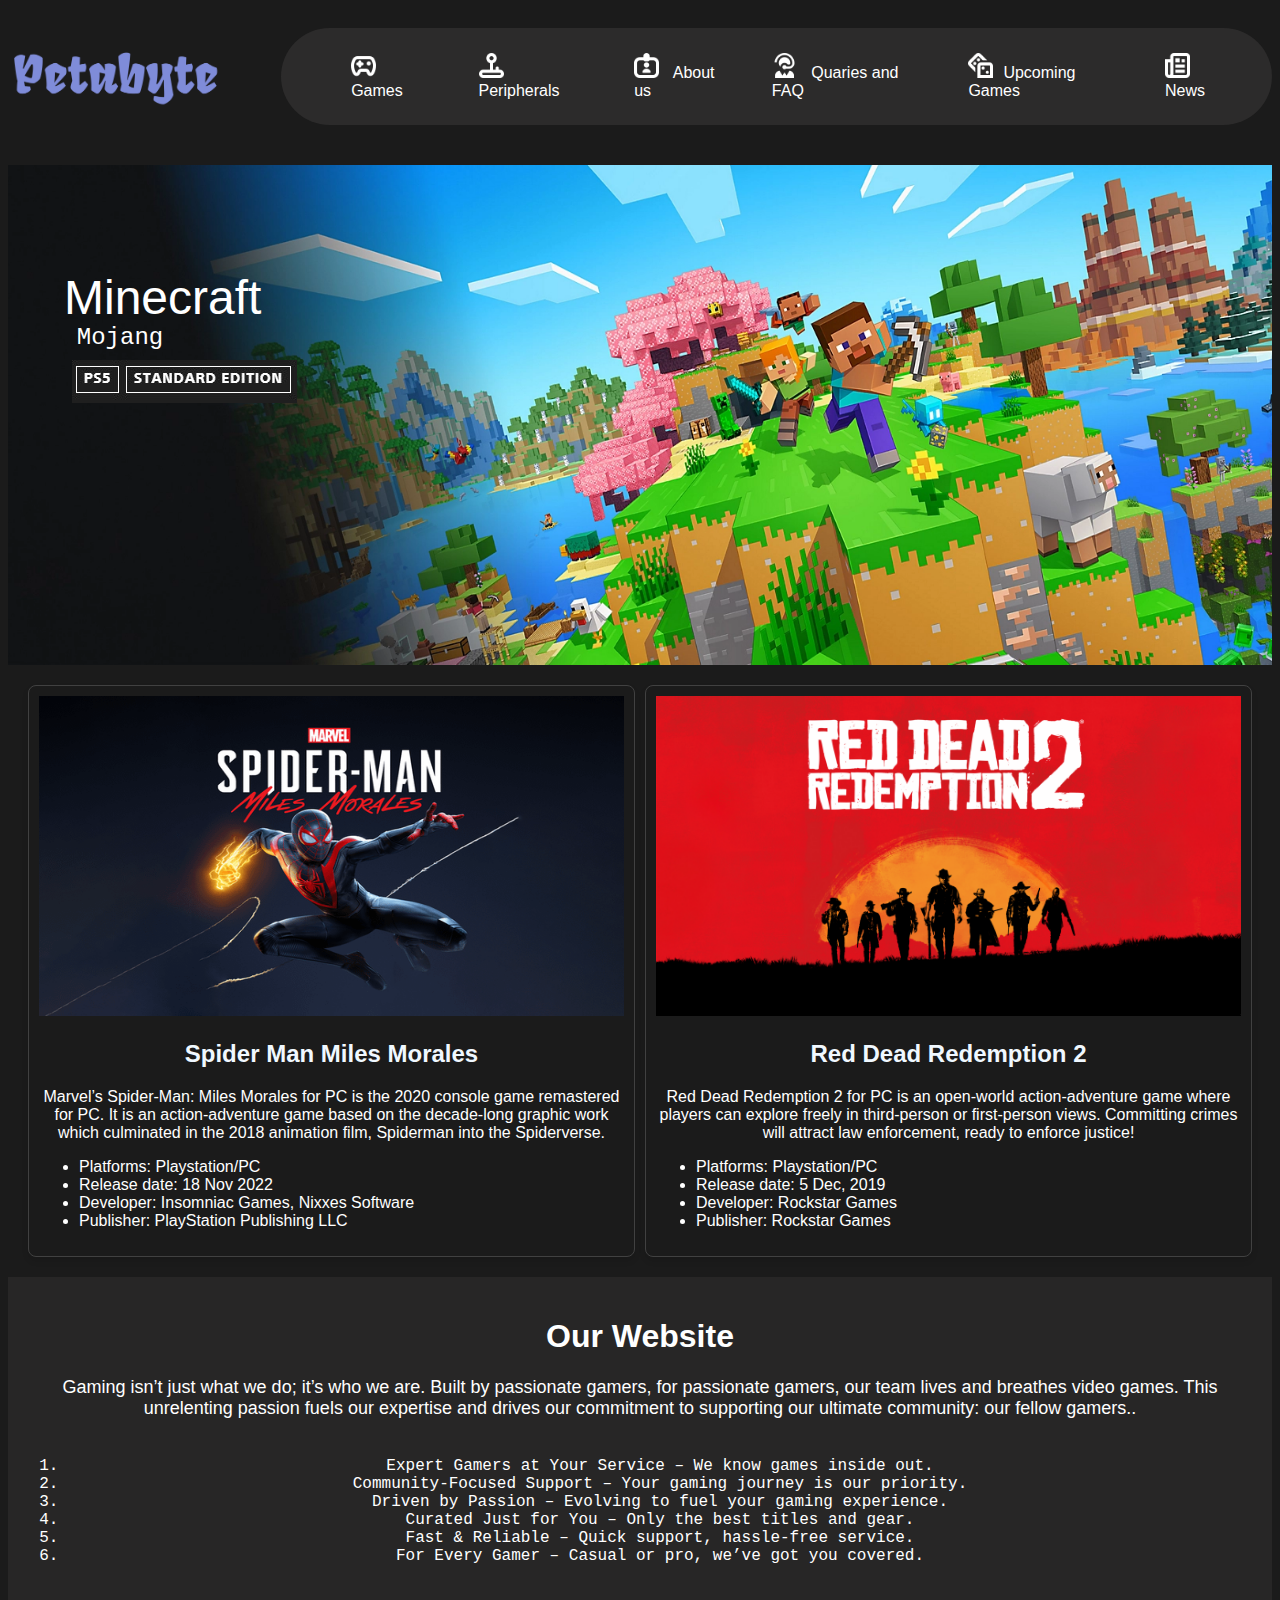
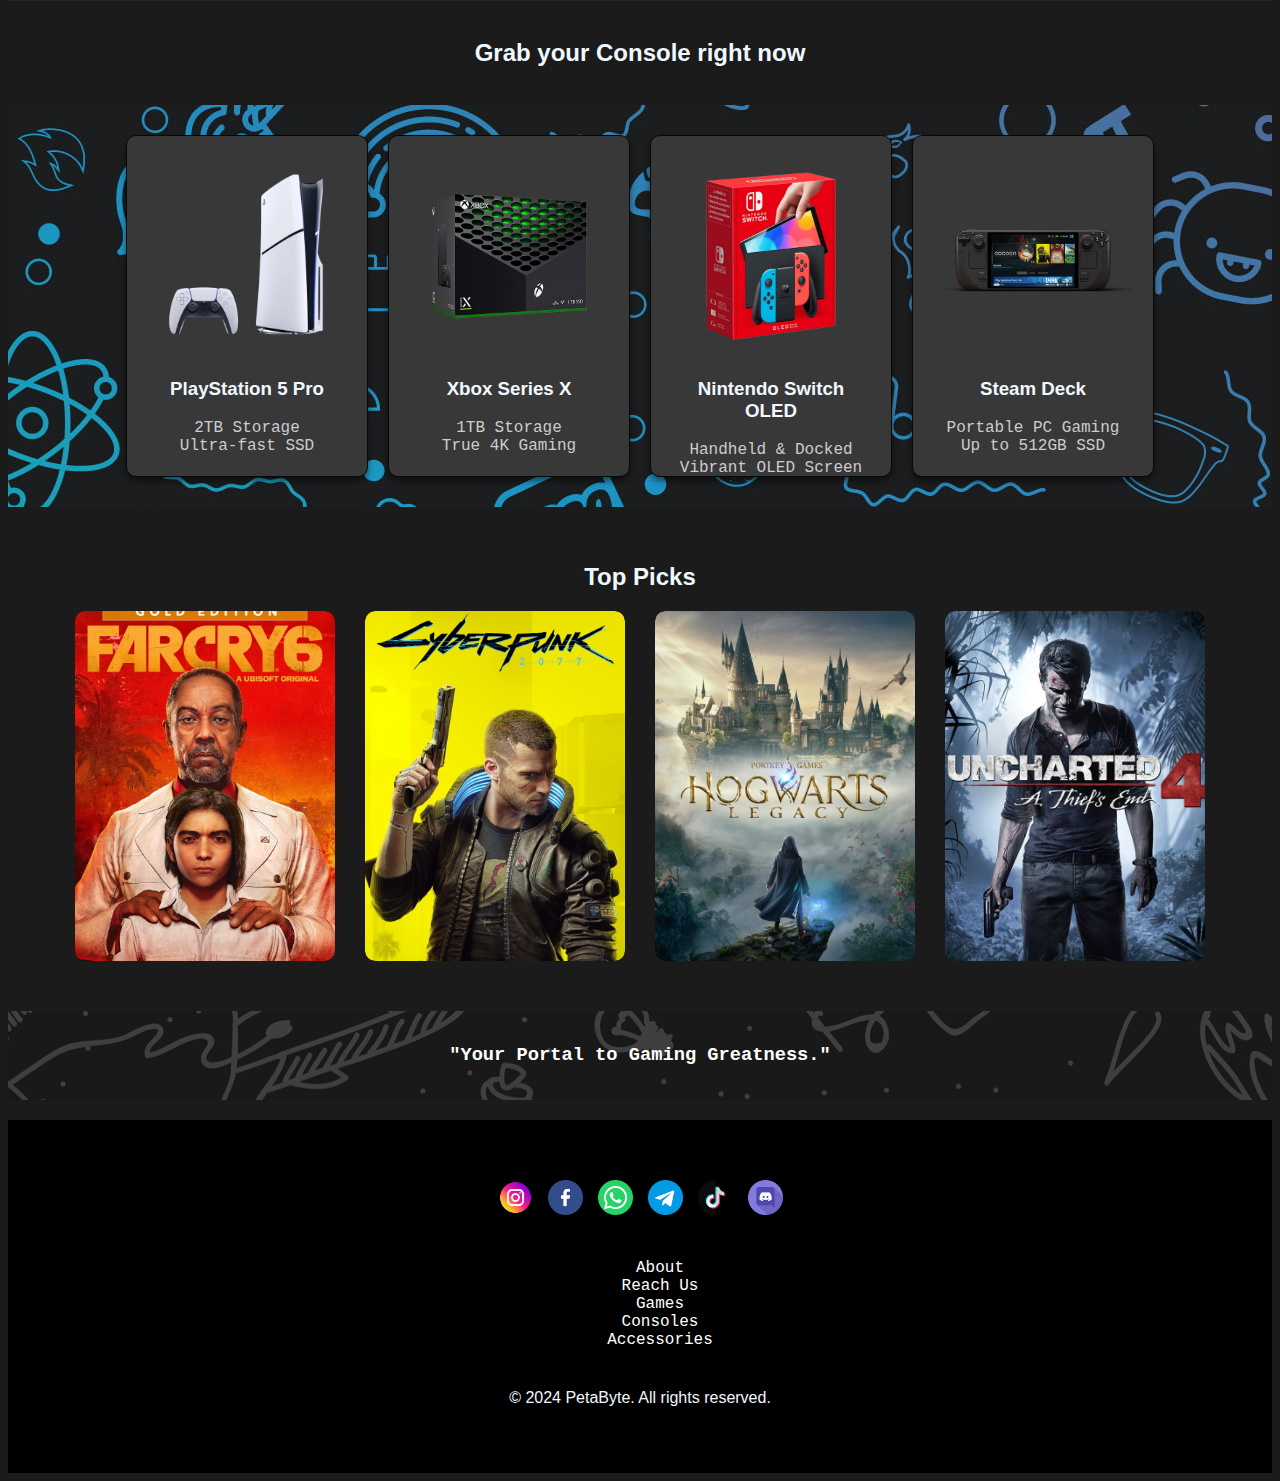
<file: index.html>
<!DOCTYPE html>
<html lang="en">
<head>
    <meta charset="UTF-8">
    <meta name="viewport" content="width=device-width, initial-scale=1.0">
    <title>Petabyte</title>
    <!--linking external css file-->
    <link rel="stylesheet" href="styles\home.css">
    <link rel="manifest" href="manifest.json">
</head>

<body style="background-color: rgb(27, 27, 27);">

<header>

    <div class="logo"><a href=""><img src="images\petabyte-high-resolution-logo-transparent.png" alt="petabyte logo" class="logo"></a></div>

    <!--navigation bar-->
        <nav>
        <ul>
            
            <li><a href=""><img src="images\gamepad.png" width="25px" style="margin-right: 10px;" > Games</a></li>
            <li><a href=""><img src="images\joystick.png" width="25px" style="margin-right: 10px;"> Peripherals</a></li>
            <li><a href=""><img src="images\id-card-clip-alt.png" width="25px" style="margin-right: 10px;"> About us</a></li>
            <li><a href=""><img src="images\customer-service.png" width="25px" style="margin-right: 10px;"> Quaries and FAQ</a></li>
            <li><a href=""><img src="images\upcoming games.png"width="25px" style="margin-right: 10px;">Upcoming Games</a></li>
            <li><a href=""><img src="images/newspaper.png"width="25px" style="margin-right: 10px;">News</a></li>
        </ul>
        </nav>
        </div>     
        
       
        <div class="hamburger"><img src="images\wefw.png" width="25px" height="25px"> </div>

</header>

<main>
    <!--home page starts-->

    <!--featured games section-->
    <div class="image1">
        <img src="images\minecraft-hero-desktop-01-en-06sep24.png" alt="image1" class="image1">
        <div class="Minecraft">Minecraft</div>
        <div class="Mojang">Mojang</div>
        <div class="PS5sedition"><img src="images\Screenshot 2024-11-28 163007.jpg"></div>
    </div>

  




    
        <div class="featured1">
            <div class="featured-image1"> <img src="images\rfp5iiwah3a51.png" alt="Spider Man Miles Morales">
        
                <h2>Spider Man Miles Morales</h2>
                <p>
                    Marvel’s Spider-Man: Miles Morales for PC is the 2020 console game remastered for PC.
                    It is an action-adventure game based on the decade-long graphic work which culminated in the 2018 animation film, 
                    Spiderman into the Spiderverse.
                </p>
                <ul>
                    <li>Platforms: Playstation/PC</li>
                    <li>Release date: 18 Nov 2022</li>
                    <li>Developer: Insomniac Games, Nixxes Software</li>
                    <li>Publisher: PlayStation Publishing LLC</li>
                </ul>
            </div>
        
  

        
             <div class="featured-image1"><img src="images/red-dead-redemption-cover-scaled.png" alt="Red Dead Redemption 2">
                <h2>Red Dead Redemption 2</h2>
                <p>
                    Red Dead Redemption 2 for PC is an open-world action-adventure game where
                    players can explore freely in third-person or first-person views. 
                    Committing crimes will attract law enforcement, ready to enforce justice!
                </p>
                <ul>
                    <li>Platforms: Playstation/PC</li>
                    <li>Release date: 5 Dec, 2019</li>
                    <li>Developer: Rockstar Games</li>
                    <li>Publisher: Rockstar Games</li>
                </ul>
            </div>
        </div>
    









        
    <div class="Ourweb1">
        <h1>Our Website</h1>
        <p>Gaming isn’t just what we do; it’s who we are. Built by passionate gamers, for passionate gamers, our team lives and breathes video games.
             This unrelenting passion fuels our expertise and drives our commitment to supporting our ultimate community: our fellow gamers..</p>
            <ol>
                <li>Expert Gamers at Your Service – We know games inside out.</li>
                <li>Community-Focused Support – Your gaming journey is our priority.</li>
                <li>Driven by Passion – Evolving to fuel your gaming experience.</li>
                <li>Curated Just for You – Only the best titles and gear.</li>
                <li>Fast & Reliable – Quick support, hassle-free service.</li>
                <li>For Every Gamer – Casual or pro, we’ve got you covered.</li>
                
            </ol>
                
            
    </div>

    <br>

 <!--featured consoles section-->  
        <h2>Grab your Console right now</h2>
    <br>
            
            <div class="consoles_list">
                
                <div class="console_items">
                    <img src="images/ps5-pro-2tb.png" alt="PS5 Console">
                    <h3>PlayStation 5 Pro</h3>
                    <p>2TB Storage<br> Ultra-fast SSD</p>
                </div>
    
                <div class="console_items">
                    <img src="images/64.png" alt="Xbox Series X">
                    <h3>Xbox Series X</h3>
                    <p>1TB Storage<br> True 4K Gaming</p>
                </div>
    
                <div class="console_items">
                    <img src="images/switch.png" alt="Nintendo Switch">
                    <h3>Nintendo Switch OLED</h3>
                    <p>Handheld & Docked<br> Vibrant OLED Screen</p>
                </div>
    
                <div class="console_items">
                    <img src="images\steamdeck_1.png" alt="Steam Deck">
                    <h3>Steam Deck</h3>
                    <p>Portable PC Gaming<br> Up to 512GB SSD</p>
                </div>
            </div>
        </div>

    </div>

<br><br>

        <h2>Top Picks</h2>
        <!--top picks games-->
        <div class="gameContainer">
            <div class="gCimg" >
                <img src="images\apps.33244.14422109142805611.71c71dc7-fe47-4083-ad56-ab54c9a5607d.jpg">
                <div class="info">
                    <h2>FarCry 6: Gold edition</h2>
                    <p>FarCry 6 Gold edition</p>
                </div><!--game hover info-->
            </div>

            <div class="gCimg" ><img src="images\3536075-c01f7d7a3d05cc0485a42adf3876b3b5.png">
                <div class="info">
                    <h2>Cyberpunk 2077</h2>
                    <p>Initial release date: December 10, 2020
                        Platforms: PlayStation 5, PlayStation 4 · See more
                        Developers: CD Projekt RED, CD Projekt
                        </p>
                </div>
            </div>

            <div class="gCimg" ><img src="images\hogwarts-legacy-xbox-one-front-cover.png">
                <div class="info">
                    <h2>Hoghwarts Legacy</h2>
                    <p>Platforms: PlayStation 5, Nintendo Switch, PlayStation 4, Xbox One, Xbox Series X and Series S, Microsoft Windows
                        Initial release date: February 10, 2023
                        Developers: Avalanche Software, Shiver Entertainment</p>
                </div>
            </div>

            <div class="gCimg" ><img src="images\uncharted-4-a-thiefs-end-playstation-4-front-cover.png">
                <div class="info">
                    <h2>Unchared 4</h2>
                    <p>Platforms: PlayStation 4, PlayStation 5, Microsoft Windows
                        Genres: Action-adventure game, Puzzle Video Game, Platform game, Stealth game, Third-person shooter
                        Initial release date: May 10, 2016
                        Developer: Naughty Dog</p>
                </div>
            </div>
        </div>

        <div class="end_stripe">
            <h3>"Your Portal to Gaming Greatness."</h3>
        </div>
<!---->
 </main>

<footer>
        <div class="socials"><!--social media links-->
            <a href="www.instagram.com"><img src="images\socials\instagram.png" alt="instagram" ></a>
            <a href="www.facebook.com"><img src="images\socials\facebook.png" alt="Facebook"></a>
            <a href="web.whatsapp.com"><img src="images\socials\social.png" alt="Whatsapp"></a>
            <a href="www.telegram.com"><img src="images\socials\telegram.png" alt="telegram"></a>
            <a href="www.tiktok.com"><img src="images\socials\tik-tok.png" alt="tik-tok"></a>
            <a href="www.discord.com"><img src="images\socials\discord.png" alt="discord"></a>
        </div>

        <div class="nav_foot">
            <ul>
                <li type="none" ><a href="">About</a></li>
                <li type="none"><a href="">Reach Us</a></li>
                <li type="none"><a href="">Games</a></li>
                <li type="none"><a href="">Consoles</a></li>
                <li type="none"><a href="">Accessories</a></li>
            </ul>
        </div>

        <p>&copy; 2024 PetaByte. All rights reserved.</p>
     
        
</footer>

    
</body>
</html>
</file>
